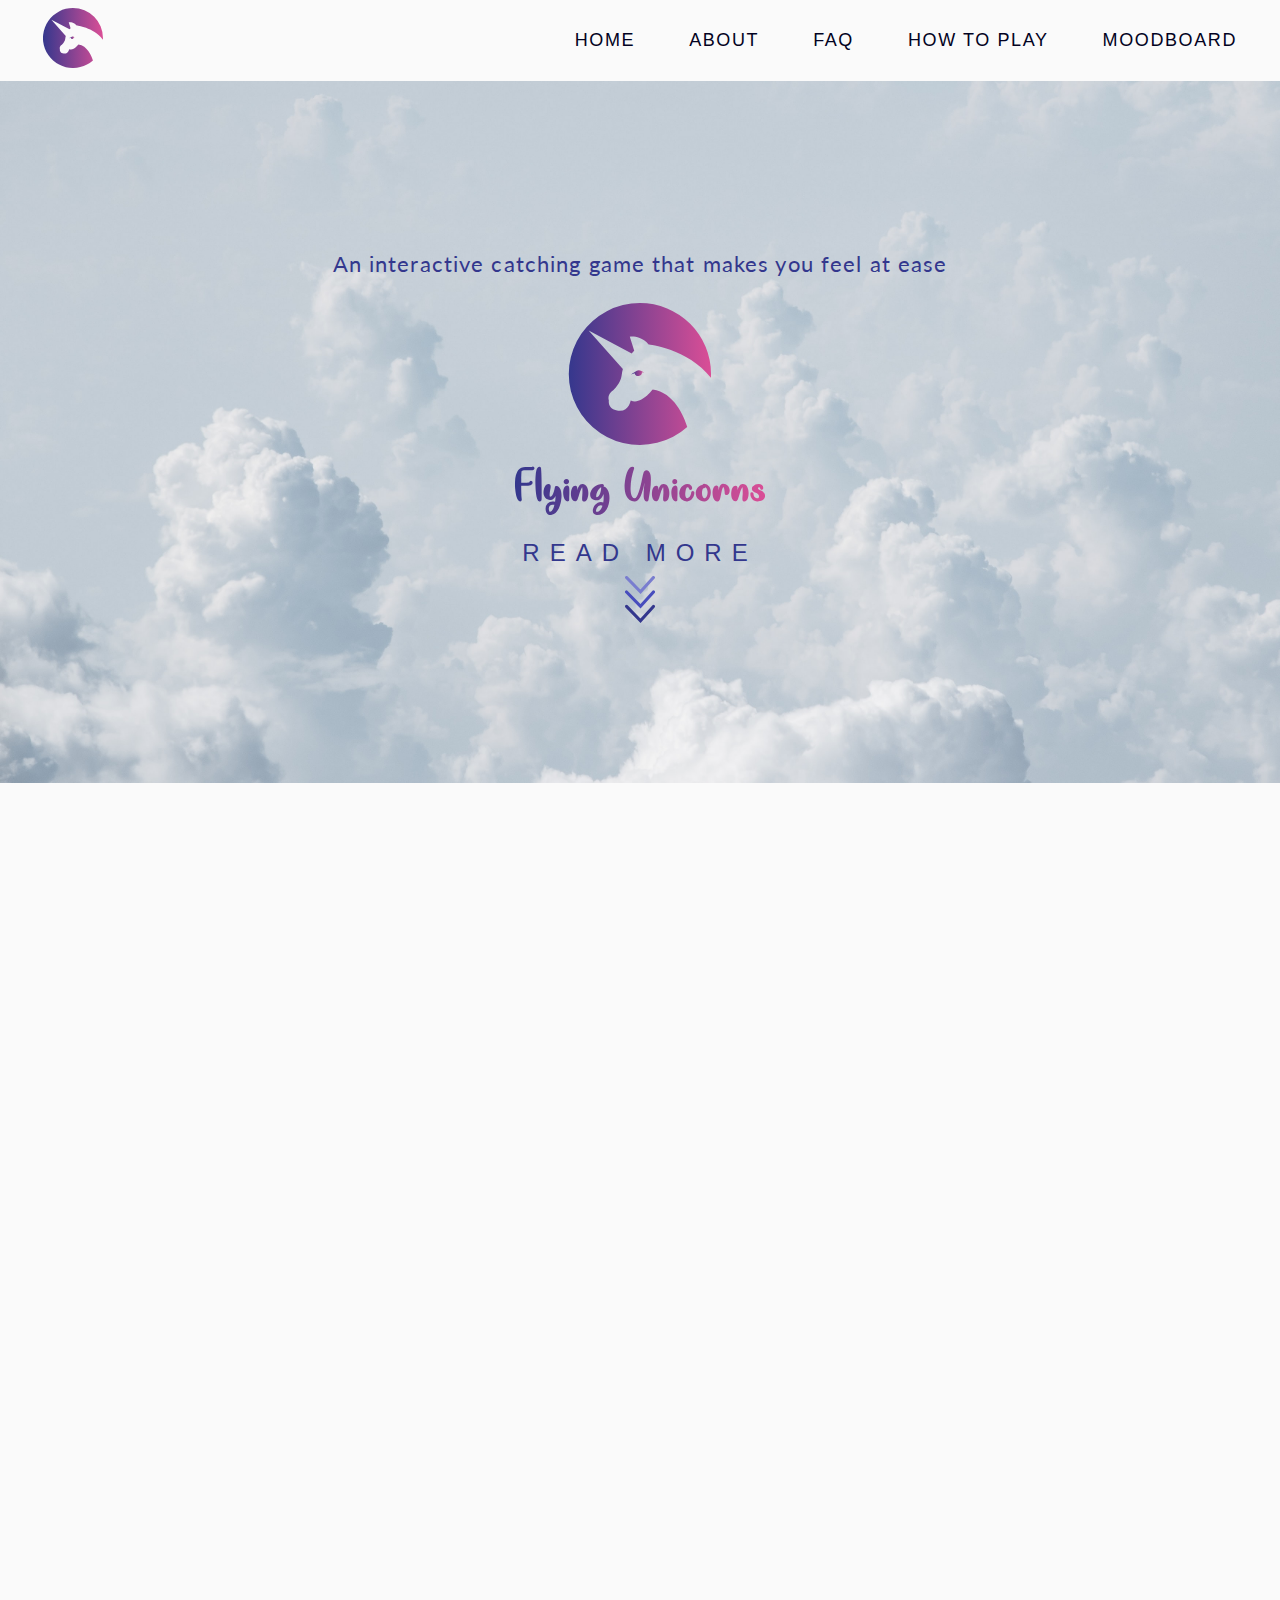
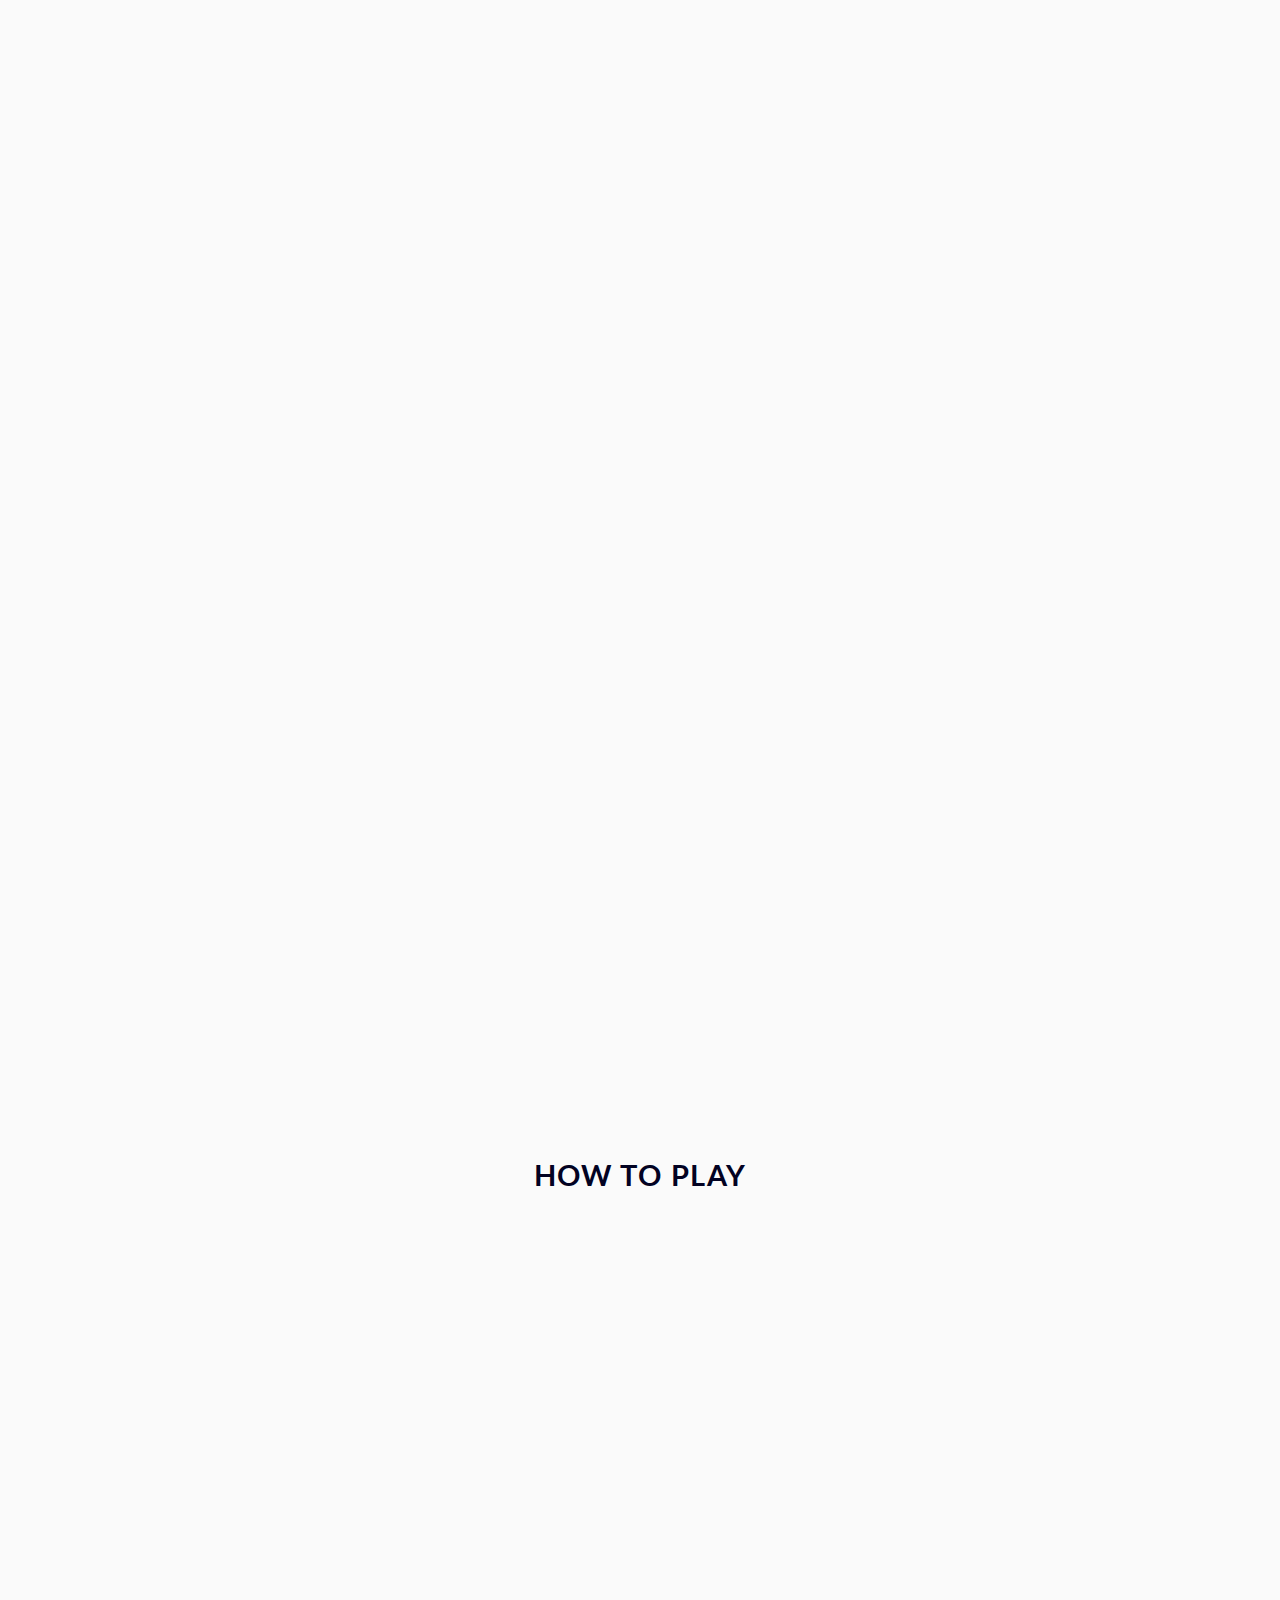
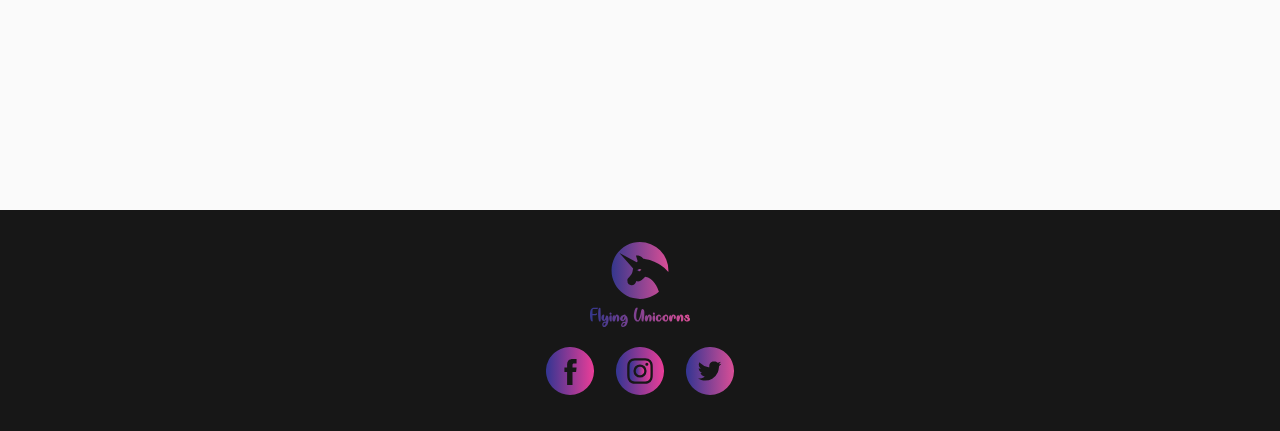
<file: index.html>
<!DOCTYPE html>
<html lang="en">
<head>
    <link id="icon" rel="icon" href="images/favicon.svg">
    <meta charset="UTF-8">
    <meta name="viewport" content="width=device-width, initial-scale=1.0">
    <link rel="stylesheet" href="css/normalize.css">
    <link rel="stylesheet" href="css/style.css">
    <link href='http://fonts.googleapis.com/css?family=Lato&subset=latin,latin-ext' rel='stylesheet' type='text/css'>
    <link href="https://fonts.googleapis.com/css2?family=Luckiest+Guy&display=swap" rel="stylesheet">
    <link href="https://unpkg.com/aos@2.3.1/dist/aos.css" rel="stylesheet">
    <title>Flying Unicorns</title>
</head>

<body>
    <header>
        <div class="navbar">
            <a class="logo" href="index.html">
                <img class="logoImg" src="images/logo.svg" alt="FlyingUnicornLogo">
            </a>

            <a id="hamburger" href="#">
                <img id="hamburgerIcon" src="images/hamburger.svg" alt="hamburger menu">
            </a>
        </div>
        <nav class="nav">
            <a class="logo-nav" href="index.html">
                <img src="images/favicon.svg" alt="logo navigation bar">
            </a>
            <div id="nav" class="no-display">
                <a href="#home">Home</a>
                <a href="#about">About</a>
                <a href="#faq">FAQ</a>
                <a href="#play">How to Play</a>
                <a href="moodboard.html">Moodboard</a>
            </div>
        </nav>

        <div class="header">
            <p>An interactive catching game that makes you feel at ease  </p>
            <img class="headerlogo" src="images/logo.svg" alt="logo">
            <a class="btn-arrow-down" href="#about">Read more</a>
        </div>

    </header>
    
<main>
    <article data-aos="fade-up" id="about">
        <div class="aboutcontainer">
            <div>
                <h1>
                THIS IS FLYING UNICORNS
                </h1>
                <h2>
                    The gameplay
                </h2>
                <p>
                    The goal of the game is to catch all berries
                    and flowers. You will earn 5 points for each flower
                    you catch and one point per berry.
                    You have to catch as many berries 
                    and flowers as you can. When you miss one,
                    it’s game over! Good luck!
                </p>
                <h2>
                    How did it start?
                </h2>
                <p>
                    My name is Senne Christiaens. I am in my first year of college and I am studying Interactive Multimedia Design at Thomas More in Mechelen. I mainly focus on front-end development.
                    This is my final assignment for this semester where I had to make a game in p5js (JavaScript).
                </p>
                
                <a class="btn" target="_blank" href="https://sennechristiaens.github.io/FlyingUnicornGame">PLAY NOW</a>
            </div>
            <div class="img-unicorn">
                <img id="unicorn" src="images/unicorn.jpg" alt="unicorn">
            </div>
        </div>
        <video autoplay controls muted id="video" src="video.mp4" preload="auto"></video>
    </article>
</main>

<section data-aos="fade-up" id="faq">
        <div>
            <div class="vak">
                <img id="questionimg" src="images/unicornquestion.png" alt="unicornquestion">
            <h2>
                Ask Us
            </h2>
                <p>
                    Do you have any questions? Don't hesitate to contact us! <br> You can always fill in the form.
                </p>
                    <p>
                        We will reply to you as soon as possible.
                    </p>

            <form class="layout" action="#">
                <ul>
                    <li class="formitems">
                        <label for="voornaam">FIRSTNAME</label>
                        <input id="voornaam" class="input" type="text">
                    </li>
    
                     <li class="formitems">
                        <label for="email">EMAIL</label>
                        <input id="email" class="input" type="text">
                    </li>
                    <li class="formitems">
                        <label for="bericht">YOUR QUESTION</label>
                        <textarea name="bericht" id="bericht" cols="30" rows="10" maxlength="250"></textarea>
                        <small id="bericht-help">
                        <span>250</span> character(s) left</small>
                        <input id="verzend" class="btn" value="SEND" type="submit">
                    </li>
                </ul>
            </form>
        </div>
    </div>
</section>
<h2>
    HOW TO PLAY
</h2>
<section data-aos="fade-up" id="play">
    <div class="box">
        <img class="boxlogo" src="images/favicon.svg" alt="favicon">
        <h2>
            Unicorn
        </h2>
        <p>
            This is the character which u will play with. You have to catch as many flowers and berries as you can. It has only one life so be careful!
        </p>
    </div>
    <div class="box">
      <img class="boxlogo" src="images/flower.svg" alt="flower">
        <h2>
            Flowers
        </h2>
        <p>
            This is one of the items you can catch. This will give you 1 point. If this item touches the ground, it’s game over!
        </p>
    </div>
    <div class="box">
        <img class="boxlogo" src="images/berrie.svg" alt="berrie">
        <h2>
            Berries
        </h2>
        <p>
            This is one of the items you can catch. This will give you 5 points. This item is a little bit smaller than the flower, so it's harder to catch! If this item touches the ground, it’s game over!
        </p>
    </div>
</section>

<footer>
    <a class="logo" href="index.html">
        <img src="images/logo.svg" alt="FlyingUnicornLogo">
    </a>
    <div class="socials">
    <a href="https://www.facebook.com/Sennech/" target="_blank">
        <img src="images/facebook.svg" alt="facebook">
    </a>
    <a href="https://www.instagram.com/senne_christiaens/" target="_blank">
        <img src="images/instagram.svg" alt="instagram">
    </a>
    <a href="https://twitter.com/Sennech" target="_blank">
        <img src="images/twitter.svg" alt="twitter">
    </a>
   </div>
</footer>
<script src="https://ajax.googleapis.com/ajax/libs/jquery/3.5.1/jquery.min.js"></script>
<script src="https://unpkg.com/aos@2.3.1/dist/aos.js "></script>
<script src="js/script.js"></script>
<script>
    AOS.init();
</script>
</body>
</html>
</file>
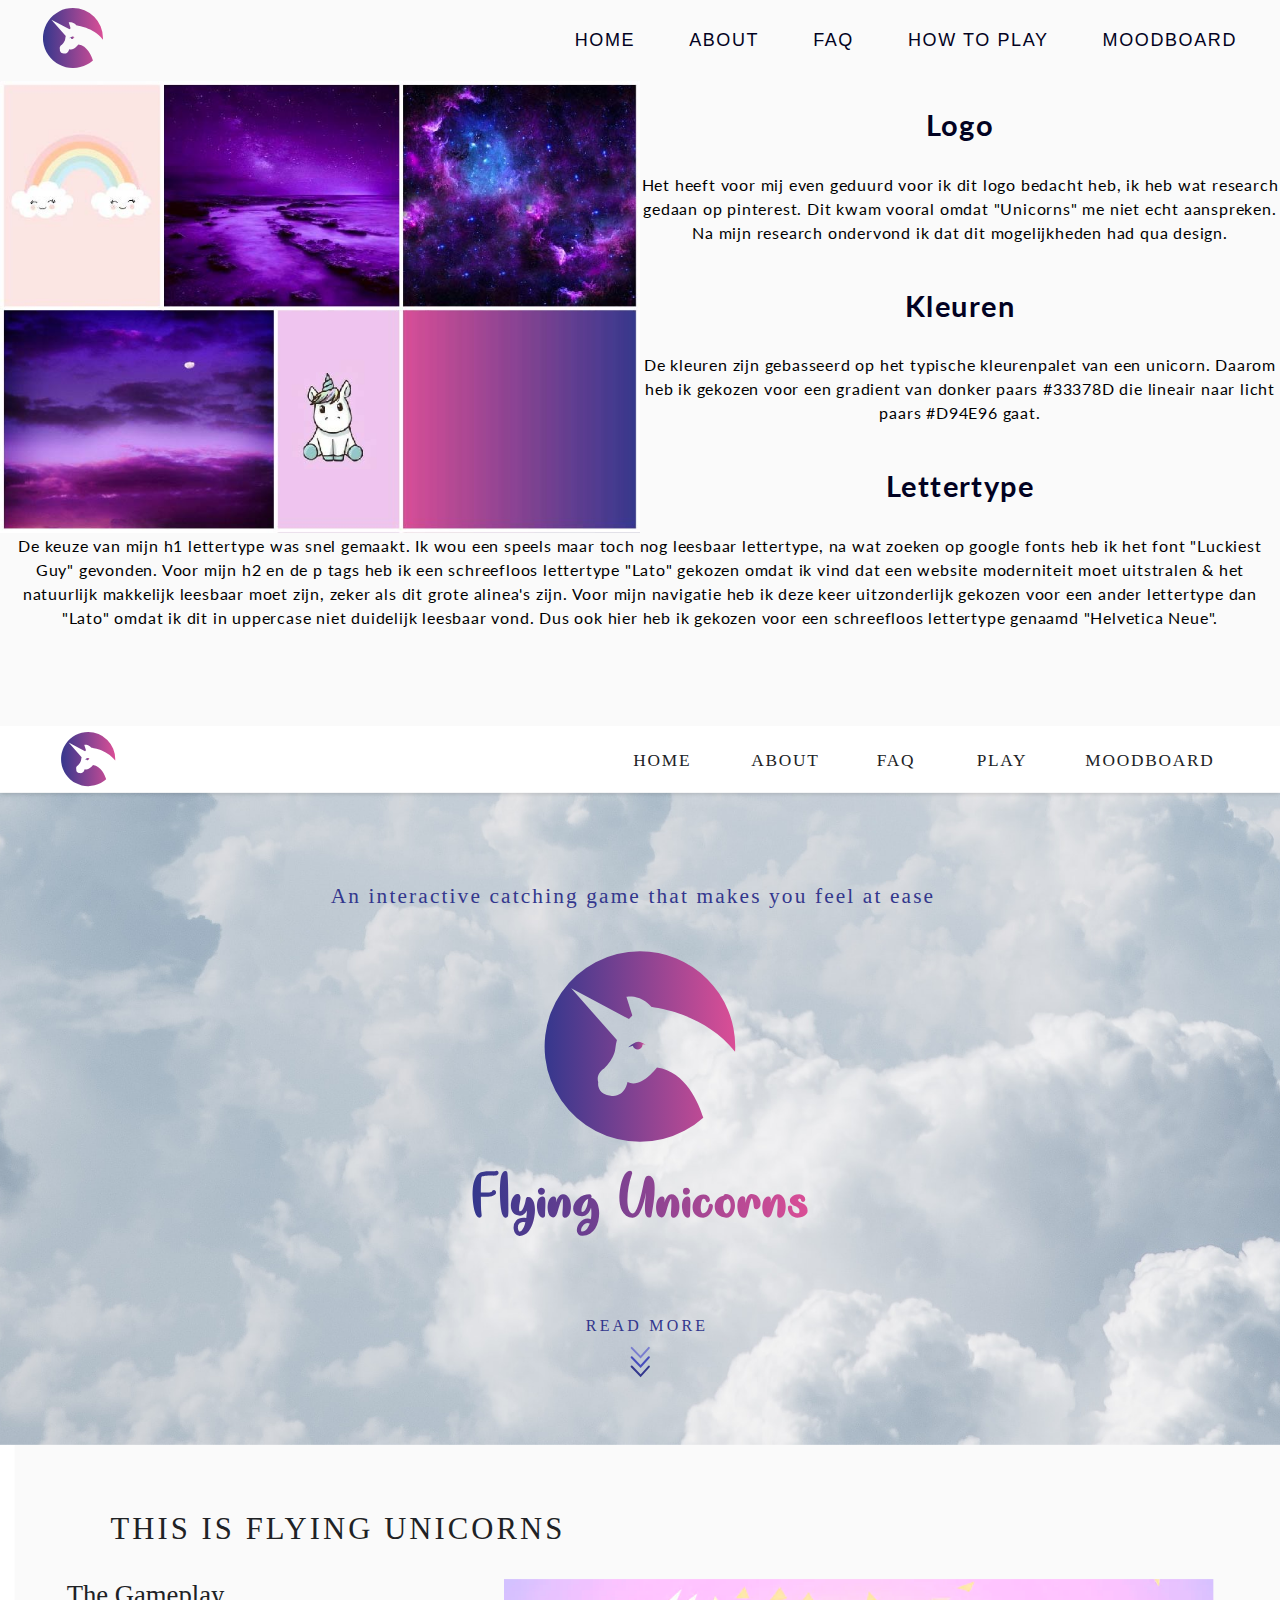
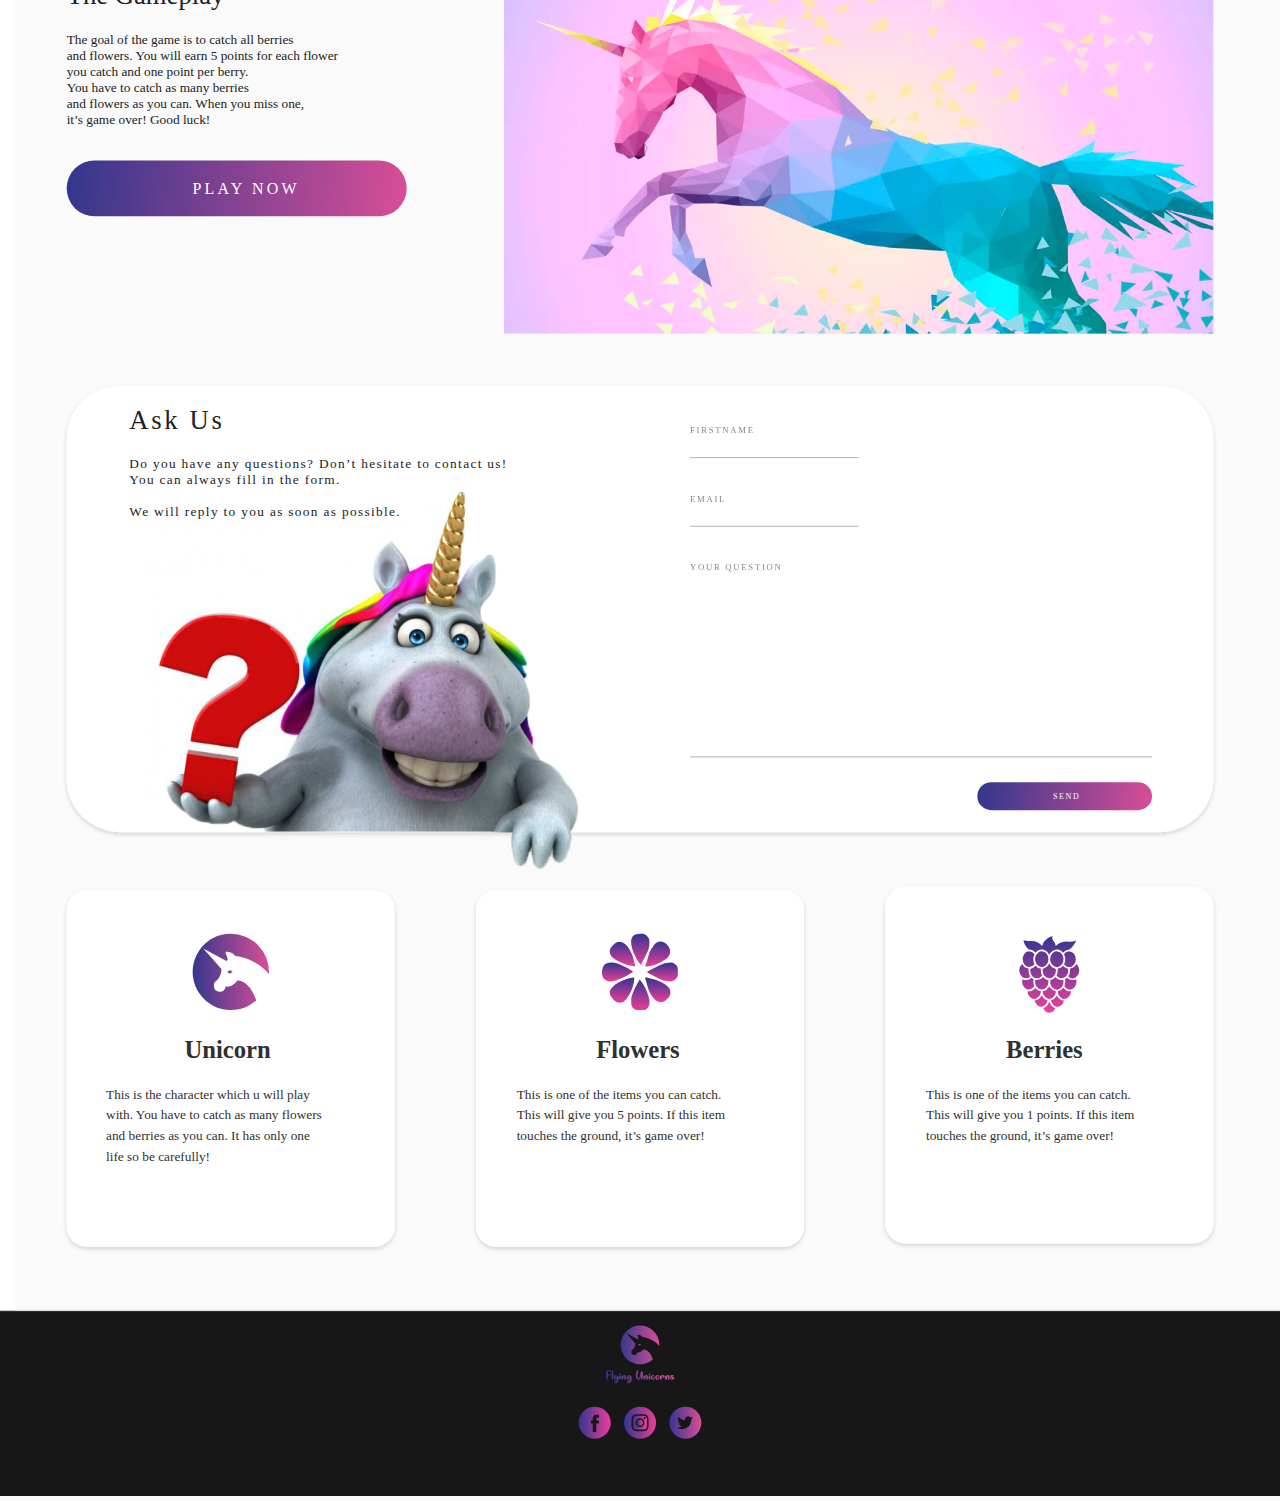
<file: moodboard.html>
<!DOCTYPE html>
<html lang="en">
<head>
    <meta charset="UTF-8">
    <meta name="viewport" content="width=device-width, initial-scale=1.0">
    <meta http-equiv="X-UA-Compatible" content="ie=edge">
    <link rel="stylesheet" href="css/normalize.css">
    <link rel="stylesheet" href="css/style.css">
    <link rel="icon" href="images/favicon.svg">
    <link href='http://fonts.googleapis.com/css?family=Lato&subset=latin,latin-ext' rel='stylesheet' type='text/css'>
    <link href="https://fonts.googleapis.com/css2?family=Luckiest+Guy&display=swap" rel="stylesheet">
    <title>Moodboard</title>
</head>
<body>

<div class="navbar">
    <a class="logo" href="index.html">
        <img class="logoImg" src="images/logo.svg" alt="FlyingUnicornLogo">
    </a>
    <a id="hamburger" href="#">
        <img id="hamburgerIcon" src="images/hamburger.svg" alt="hamburger menu">
    </a>
</div>

<nav class="nav">
    <a class="logo-nav" href="index.html">
        <img src="images/favicon.svg" alt="logo navigation bar">
    </a>
    <div id="nav" class="no-display">
        <a href="index.html">Home</a>
        <a href="#about">About</a>
        <a href="#faq">FAQ</a>
        <a href="#play">How to Play</a>
        <a href="moodboard.html">Moodboard</a>
    </div>
</nav>

<div id="moodboard">
    <img src="images/moodboard.jpg" alt="moodboard">
</div>

<h2>Logo</h2>
<p>Het heeft voor mij even geduurd voor ik dit logo bedacht heb, ik heb wat research gedaan op pinterest. Dit kwam vooral omdat "Unicorns" me niet echt aanspreken. Na mijn research ondervond ik dat dit mogelijkheden had qua design.</p>

<h2>Kleuren</h2>
<p>De kleuren zijn gebasseerd op het typische kleurenpalet van een unicorn. Daarom heb ik gekozen voor een gradient van donker paars #33378D die lineair naar licht paars #D94E96 gaat. </p>

<h2>Lettertype</h2>
<p>De keuze van mijn h1 lettertype was snel gemaakt. Ik wou een speels maar toch nog leesbaar lettertype, na wat zoeken op google fonts heb ik het font "Luckiest Guy" gevonden. Voor mijn h2 en de p tags heb ik een schreefloos lettertype "Lato" gekozen omdat ik vind dat een website moderniteit moet uitstralen & het natuurlijk makkelijk leesbaar moet zijn, zeker als dit grote alinea's zijn. Voor mijn navigatie heb ik deze keer uitzonderlijk gekozen voor een ander lettertype dan "Lato" omdat ik dit in uppercase niet duidelijk leesbaar vond. Dus ook hier heb ik gekozen voor een schreefloos lettertype genaamd "Helvetica Neue".</p>

<img id="xd" src="images/xd.svg" alt="xd">
<script src="https://ajax.googleapis.com/ajax/libs/jquery/3.5.1/jquery.min.js"></script>
<script src="js/script.js"></script>
</body>
</html>
</file>
<file: css/style.css>
h1,
h2,
h3,
a,
label {
    font-family: 'Lato', sans-serif;
    text-align: center;
    margin: 0;
    letter-spacing: 0.1rem;
    color: #020222;
}

a {
    font-family: 'Helvetica Neue', sans-serif;
    text-align: left;
}

h1 {
    font-family: 'Luckiest Guy', cursive;
    letter-spacing: 0.1em;
}

h2 {
    letter-spacing: 0.05em;
    font-size: 1.8em;
    padding: 1em 0 0.5em 0;
}

h3 {
    font-size: 1.6em;
}

p {
    font-family: 'Lato', sans-serif;
    text-align: center;
    letter-spacing: 0.05em;
    line-height: 1.5em;
}

ul {
    list-style-type: none;
    margin: 0;
    padding: 0;
}

body {
    background-color: #FAFAFA;
}

a {
    text-decoration: none;
    color: #020222;
}

nav a {
    display: block;
    padding: 1.5em;
    background-image: url(../images/arrow.svg);
    background-repeat: no-repeat;
    background-position: 95% center;
    background-size: 1em;
    text-transform: uppercase;
    transition: ease-in .3s;
}
.logo-nav {
    display: none;
}

.navbar {
    background-color: #FFFFFF;
}

nav a:hover {
    color: #D94E96;
    transition: .3s ease;
}

.logo {
    display: block;
    width: 100px;
    margin-left: auto;
    margin-right: auto;
}

.logoImg {
    width: 100px;
    height: 100px;
}

#hamburger {
    position: absolute;
    top: 40px;
    right: 40px;
}

#hamburger img {
    width: 25px;
    height: 25px;
}

.header {
    text-align: center;
    background-image: url("../images/background.jpg");
    background-size: cover;
    background-repeat: no-repeat;
    padding: 9em 1em;
}

.header p {
    text-align: center;
    color: #33378D;
}

.headerlogo {
    display: block;
    margin-left: auto;
    margin-right: auto;
    max-width: 40%;
}

.arrow-down {
    display: block;
    margin-top: 2.5em;
    margin-left: auto;
    margin-right: auto;
    max-width: 40%;
}

.header p {
    color: #33378D;
    text-align: center;
    font-size: 1.4em;
}

#about h1 {
    margin-top: 1em;
}

#about p {
    text-align: center;
    margin-left: 3em;
    margin-right: 3em;
}

.btn {
    background-image: linear-gradient(to right, #33378D , #D94E96);
    display: block;
    max-width: 45%;
    margin-left: auto;
    margin-right: auto;
    padding: 1em;
    border-radius: 3em;
    font-family: 'Lato', sans-serif;
    text-align: center;
    color: white;
    letter-spacing: 3px;
    margin-bottom: 2em;
    border: none;
    cursor: pointer;
    transition: ease-in .2s;
}

.btn:hover {
    transform: scale(1.1);
    transition: ease-in .2s;
}

@keyframes grow {
    0% {
        transform: scale(1);
    }
    100% {
        transform: scale(1.1);
    }
}

.vak h2 {
    padding-top: 2rem;
    padding-bottom: 1.5rem;
}

.vak p {
    margin-left: 10%;
    margin-right: 10%;
}

#unicorn {
    max-width:100%;
    max-height:100%;
    position: relative;
}

video {
    display: block;
    width: 400px;
    margin: 3rem auto 3rem auto
}

.layout {
    max-width: 100%;
    margin-left: auto;
    margin-right: auto;
    padding: 2em;
}

.formitems {
    font-family: 'Lato', sans-serif;
    text-align: left;
    margin-bottom: 1em;
}

.input {
    border: none;
    border-bottom: 2px solid #c2c2c2;
    width: 100%;
    transition: .3s ease;
    margin: 1em 0;
    padding: 0;
}

.input:focus {
    outline: 0;
    border-bottom: 2px solid #171717;
    transition: .3s ease;
}

#bericht {
    resize: none;
    width: 100%;
    border: none;
    border-bottom: 2px solid #c2c2c2;
    transition: .3s ease;
    margin: 1em 0;
    padding: 0;
}

#bericht-help {
    font-weight: bolder;
}

#bericht:focus {
    outline: 0;
    border-bottom: 2px solid #171717;
    transition: .3s ease;
}

#verzend {
    min-width: 25%;
    margin-top: 2rem;
}

.vak, .box {
    box-shadow: 3px 3px 6px grey;
    background:#FFFFFF;
    padding: 20px 40px 20px 40px;
    margin-left: auto;
    margin-right: auto;
    margin-top: 25px;
    margin-bottom: 55px;
    text-align: center;
    position: relative;
    border-radius: 15px;
    transition: ease-in .3s;
}

.box:hover {
    box-shadow: 6px 6px 12px gray;
    transition: ease-in .3s;
}

.boxlogo {
    margin-top: 10%;
    width: 80px;
    height: 80px;
}

#play p {
    margin-left: 10%;
    margin-right: 10%;
    padding-bottom: 10%;
    color: gray;
}

#questionimg {
    max-width: 100%;
}

footer {
    background-color:#171717;
    padding-top: 2rem;
    padding-bottom: 2rem;
}

footer a {
    padding-left: 0.5rem;
    padding-right: 0.5rem;

}

.socials {
    padding-top: 1rem;
    text-align: center;
}

.display {
    display: block;
}

.no-display {
    display: none;
}

#moodboard img {
    float: left;
    width: 50%;
    height: 50%;
}

#xd {
    margin-top: 5rem;
}

.btn-arrow-down {
    display: inline-block;
    padding: 1em 1em 3em 1em;
    font-size: 1.5rem;
    color: #33378D;
    text-transform: uppercase;
    letter-spacing: 10px;
    background-image: url("../images/arrows-down.svg");
    background-repeat: no-repeat;
    background-position: 50% 80%;
    background-size: 30px;
    animation-name: move-down;
    animation-duration: .6s;
    animation-iteration-count: infinite;
    animation-timing-function: ease-in-out;
    animation-direction: alternate-reverse;
}

@keyframes move-down {
    0% {
        background-position-y: 80%;
    }
    100% {
        background-position-y: 100%;
    }
}

 @media (min-width:880px){
    .btn {
        margin-top: 3rem;
        max-width: 50%;
    }

    .logoImg {
        display: none;
    }

    #hamburgerIcon {
        display: none;
    }
    .nav {
        display: flex;
        flex-direction: row;
        align-items: center;
        justify-content: space-between;
        padding: 0.5em 1em;  
    }
    .logo-nav {
        width: 60px;
        display: inline-block;
    }

    #nav {
        display: inline-flex;
    }
    
    #nav a:hover {
        color: #D94E96;
        transition: .3s ease-in;
    }

    .nav a {
        padding: 0 1.5em;
        font-size: 18px;
        background-image: none;
        text-transform: uppercase;
    }

    .header {
        background-size: cover;
        max-width: 100%;
    }

    .headerlogo {
        max-width: 20%;
    } 

    .aboutcontainer {
        display: flex;
        align-items: center;
        justify-content: center;
    }

    img {
        max-width: 100%;
    }

    .img-unicorn {
        min-width: 600px;
        margin-top: 5rem;
    }

    #about h1, .vak h2 {
        margin-left: 4rem;
        text-align: left;
    }

    #about h2 {
        margin-left: 3rem;
        text-align: left;
    }

    video {
        width: 500px;
    }

    .vak p {
        margin-left: 4rem;
        text-align: left;
    }

    #questionimg {
        min-width: 300px;
        max-width: 20%;
        float: right;
    }

    form {
        margin-top: 5rem;
    }

    #verzend {
        margin-right: 1rem;
    }

    #play {
        display: grid;
        grid-template-columns: auto auto auto;
        }
    }

    .vak, .box {
        margin-left: auto;
        margin-right: auto;
        max-width: 70%;
    }

    footer {
        margin-top: 4rem;
    }

    @media (min-width: 1500px) {
        .img-unicorn{
            min-width: 1000px;
        }

        .btn {
            max-width: 25%;
        }

        video {
            width: 700px;
        }
    }
</file>
